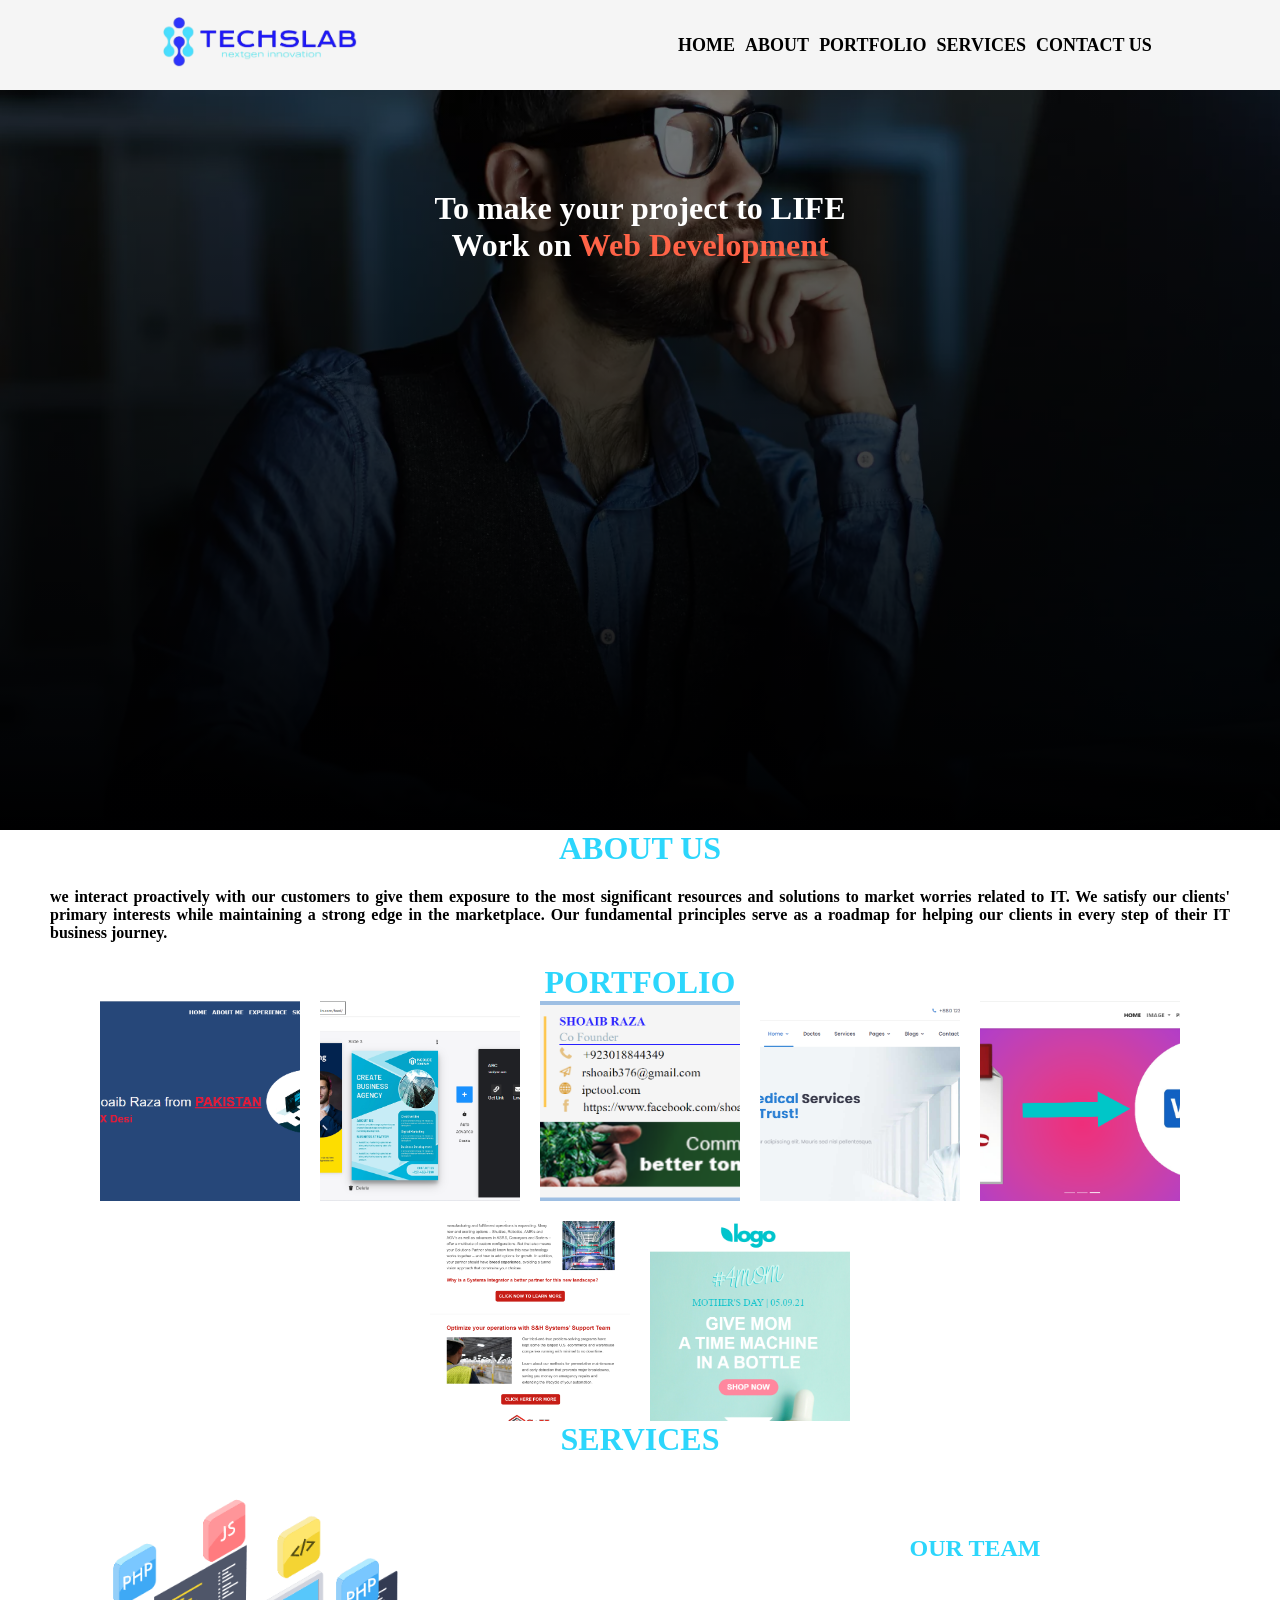
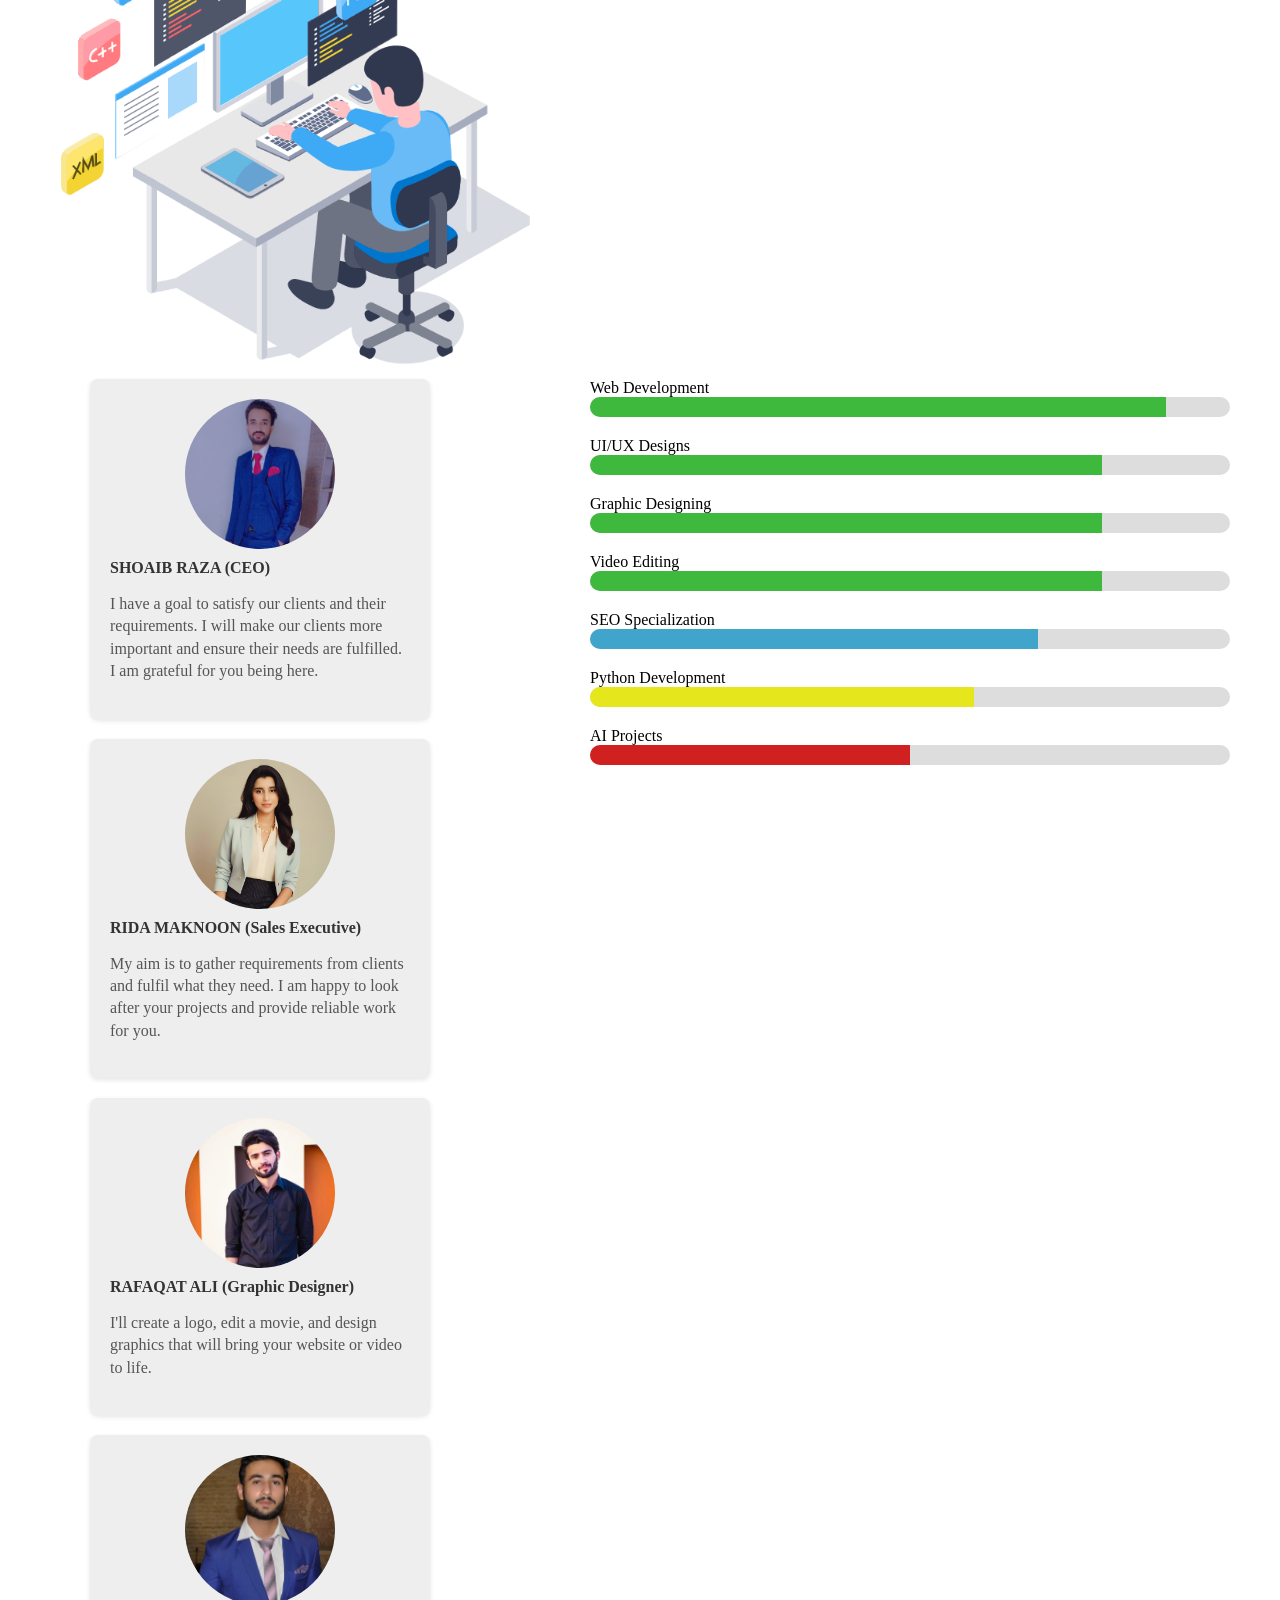
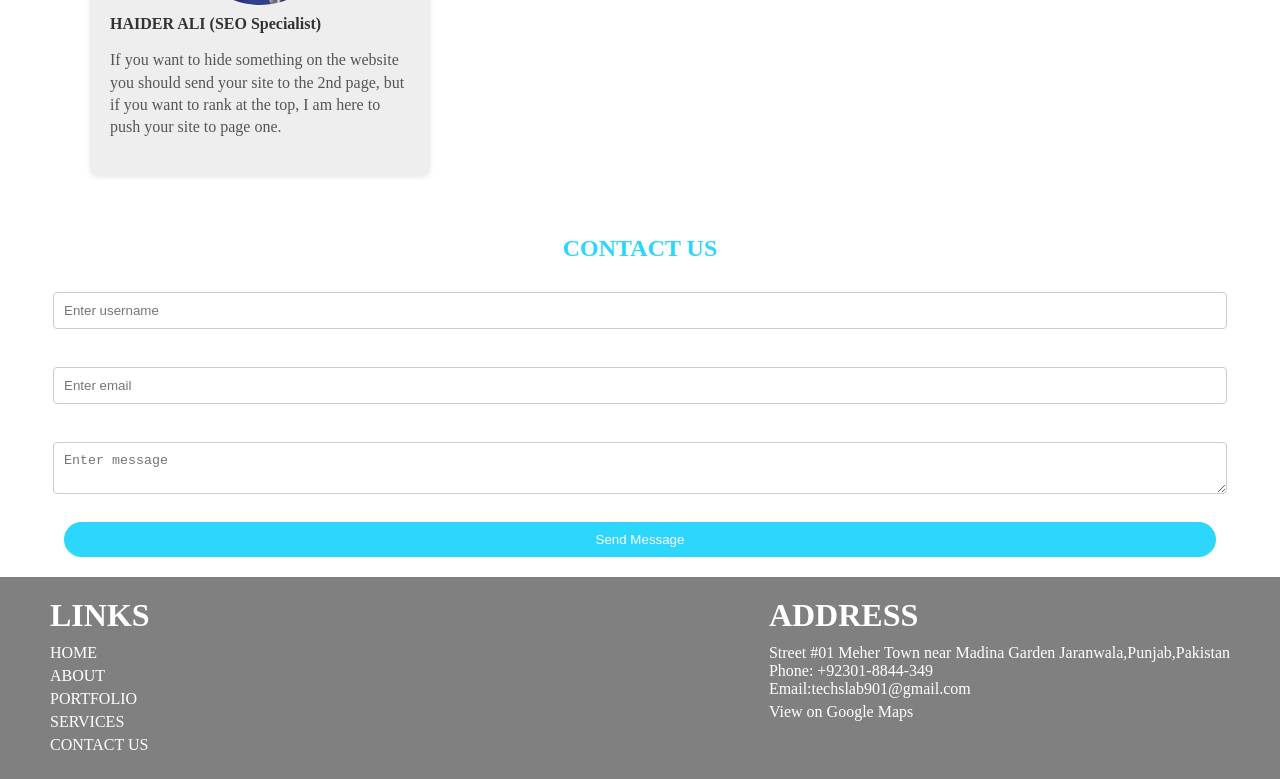
<file: index.html>
<!DOCTYPE html>
<html lang="en">

<head>
    <meta charset="UTF-8">
    <meta name="viewport" content="width=device-width, initial-scale=1.0">
    <title>Techslab IT Solutions</title>
    <link rel="stylesheet" href="./style.css">
    <link rel="icon" type="image/x-icon" href="./Assets/ICON.jpg">
</head>

<body style="margin: 0px;">
    <div class="navbar">

        <h2><img src="./Assets/Techslab.jpg" alt="techslab" height="50"></h2>

            <ul>
                <li><a href="#home">HOME</a></li>
                <li><a href="#content">ABOUT</a></li>
                <li><a href="#portfolio">PORTFOLIO</a></li>
                <li><a href="#services">SERVICES</a></li>
                <li><a href="#team-section">CONTACT US</a></li>
            </ul>
    </div>
    <div class="content">
        <h1>To make your project to LIFE <br>Work on <span class="highlight">Web Development</span></h1>
    </div>
    <div class="About">
        <h1>ABOUT US</h1>
        <div class="p">
            <h4>we interact proactively with our customers to give them exposure to the most significant resources and
                solutions to market worries related to IT. We satisfy our clients' primary interests while maintaining a
                strong edge in the marketplace. Our fundamental principles serve as a roadmap for helping our clients in
                every step of their IT business journey.</h4>
        </div>
    </div>
    <div class="Portfolio">
        <h1>PORTFOLIO</h1>
    </div>
    <div class="Images">
        <img src="./Assets/Portfolio_1.jpg" alt="pic#1" height="200" width="200">
        <img src="./Assets/Portfolio_2.jpg" alt="pic#2" height="200" width="200">
        <img src="./Assets/Portfolio_3.jpg" alt="pic#3" height="200" width="200">
        <img src="./Assets/Portfolio_4.jpg" alt="pic#4" height="200" width="200">
        <img src="./Assets/Portfolio_5.jpg" alt="pic#5" height="200" width="200">
        <img src="./Assets/Portfolio_6.jpg" alt="pic#6" height="200" width="200">
        <img src="./Assets/Portfolio_7.jpg" alt="pic#7" height="200" width="200">
    </div>
    <h1 class="services">SERVICES</h1>
    <div class="services">
        <div class="left"><img src="./Assets/Services.gif" alt="services_GIF"></div>
    </div>

    <section class="SKILLS">

        <div class="right">
            <span>Web Development</span>
            <div class="progress">
                <div class="bar1" style="width:90%"></div>
            </div>
            <span>UI/UX Designs</span>
            <div class="progress">
                <div class="bar1" style="width:80%"></div>
            </div>
            <span>Graphic Designing</span>
            <div class="progress">
                <div class="bar1" style="width:80%"></div>
            </div>
            <span>Video Editing</span>
            <div class="progress">
                <div class="bar1" style="width:80%"></div>
            </div>
            <span>SEO Specialization</span>
            <div class="progress">
                <div class="bar2" style="width:70%"></div>
            </div>
            <span>Python Development</span>
            <div class="progress">
                <div class="bar3" style="width:60%"></div>
            </div>
            <span>AI Projects</span>
            <div class="progress">
                <div class="bar4" style="width:50%"></div>
            </div>
        </div>
    </section>


    <br><br>

    <section class="team-section">
        <h1 class="team-section">OUR TEAM</h1>
        <div class="cards">
            <div class="card">
                <img src="./Assets/Team1.jpg" alt="Pic1">
                <h4>SHOAIB RAZA (CEO)</h4>
                <p>I have a goal to satisfy our clients and their requirements. I will make our clients more important
                    and ensure their needs are fulfilled. I am grateful for you being here.</p>
            </div>

            <div class="card">
                <img src="./Assets/Team2.jpg" alt="Pic2">
                <h4>RIDA MAKNOON (Sales Executive)</h4>
                <p>My aim is to gather requirements from clients and fulfil what they need. I am happy to look after
                    your projects and provide reliable work for you.</p>
            </div>

            <div class="card">
                <img src="./Assets/Team3.jpg" alt="Pic3">
                <h4>RAFAQAT ALI (Graphic Designer)</h4>
                <p>I'll create a logo, edit a movie, and design graphics that will bring your website or video to life.
                </p>
            </div>

            <div class="card">
                <img src="./Assets/Team4.jpg" alt="Pic4">
                <h4>HAIDER ALI (SEO Specialist)</h4>
                <p>If you want to hide something on the website you should send your site to the 2nd page, but if you
                    want to rank at the top, I am here to push your site to page one.</p>
            </div>
        </div>
    </section>

    <section class="contact">
        <h1>CONTACT US</h1>

        <form>

            <input type="text" placeholder="Enter username">
            <br>
            <input type="email" placeholder="Enter email">
            <br>
            <textarea placeholder="Enter message"></textarea>
            <br>
            <button type="submit">Send Message</button>

        </form>
    </section>

<footer>

    <div class="footer">
        <h1>LINKS</h1>
        <ul>
            <li><a href="#home">HOME</a></li>
            <li><a href="#about">ABOUT</a></li>
            <li><a href="#portfolio">PORTFOLIO</a></li>
            <li><a href="#services">SERVICES</a></li>
            <li><a href="#contact">CONTACT US</a></li>
        </ul>
    </div>

    <!-- ADD CLASS HERE -->
    <div class="address-box">

        <h1>ADDRESS</h1>

        <div class="address">
            <p>
                Street #01 Meher Town near Madina Garden Jaranwala,Punjab,Pakistan
                <br>Phone: +92301-8844-349
                <br>Email:techslab901@gmail.com
            </p>

            <a href="#" target="_blank">View on Google Maps</a>

        </div>

    </div>

</footer>

</body>

</html>
</file>
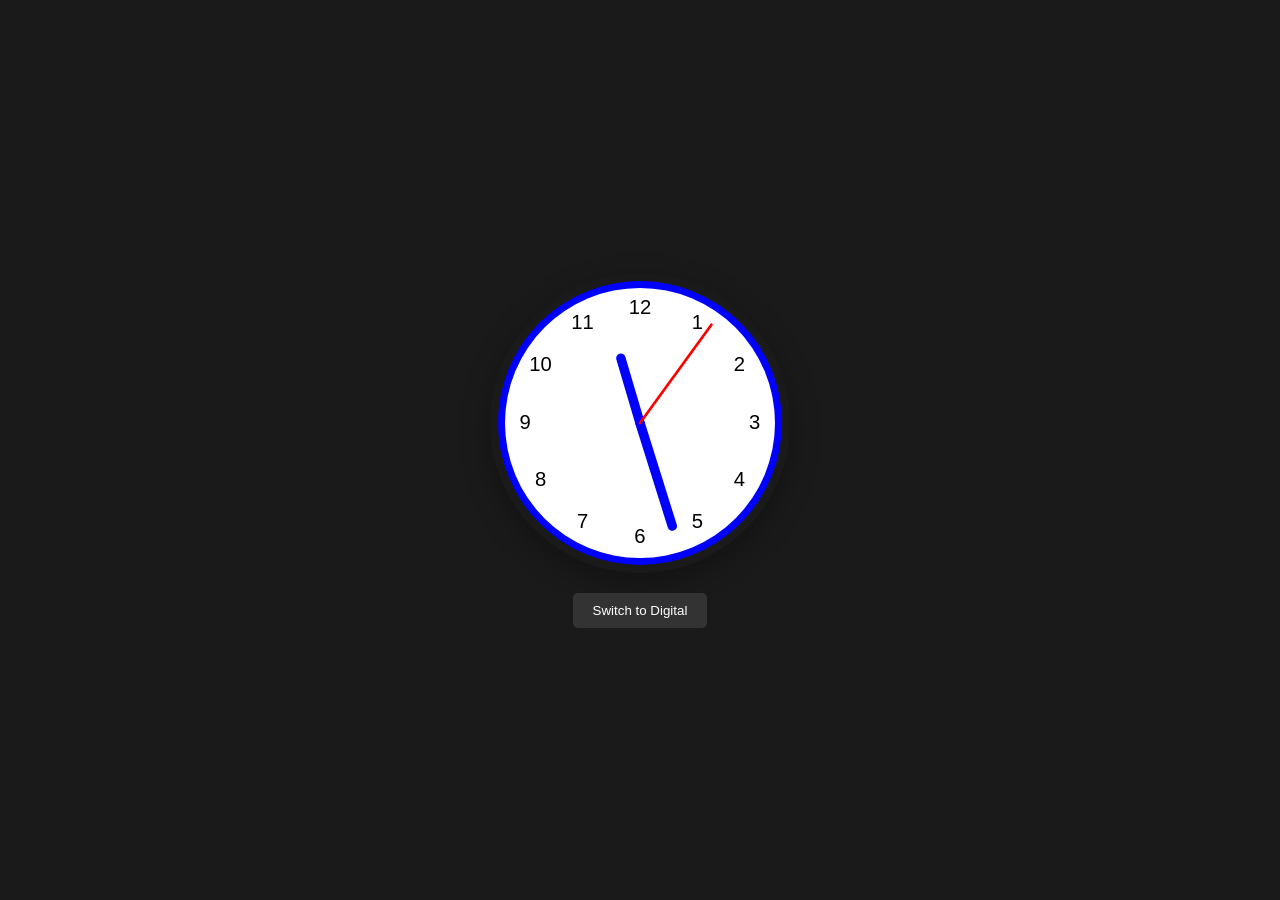
<file: Clock/index.html>
<!DOCTYPE html>
<html lang="en">

<head>
    <meta charset="UTF-8">
    <meta name="viewport" content="width=device-width, initial-scale=1.0">
    <title>Clock Project</title>
    <link rel="stylesheet" href="style.css">
</head>

<body>

    <div id="clock-container">
        <canvas id="canvas" width="300" height="300"></canvas>

        <div id="digital-clock" style="display: none;">00:00:00</div>
    </div>

    <button id="toggle-btn">Switch to Digital</button>
    <script src="script.js"></script>

</body>

</html>
</file>
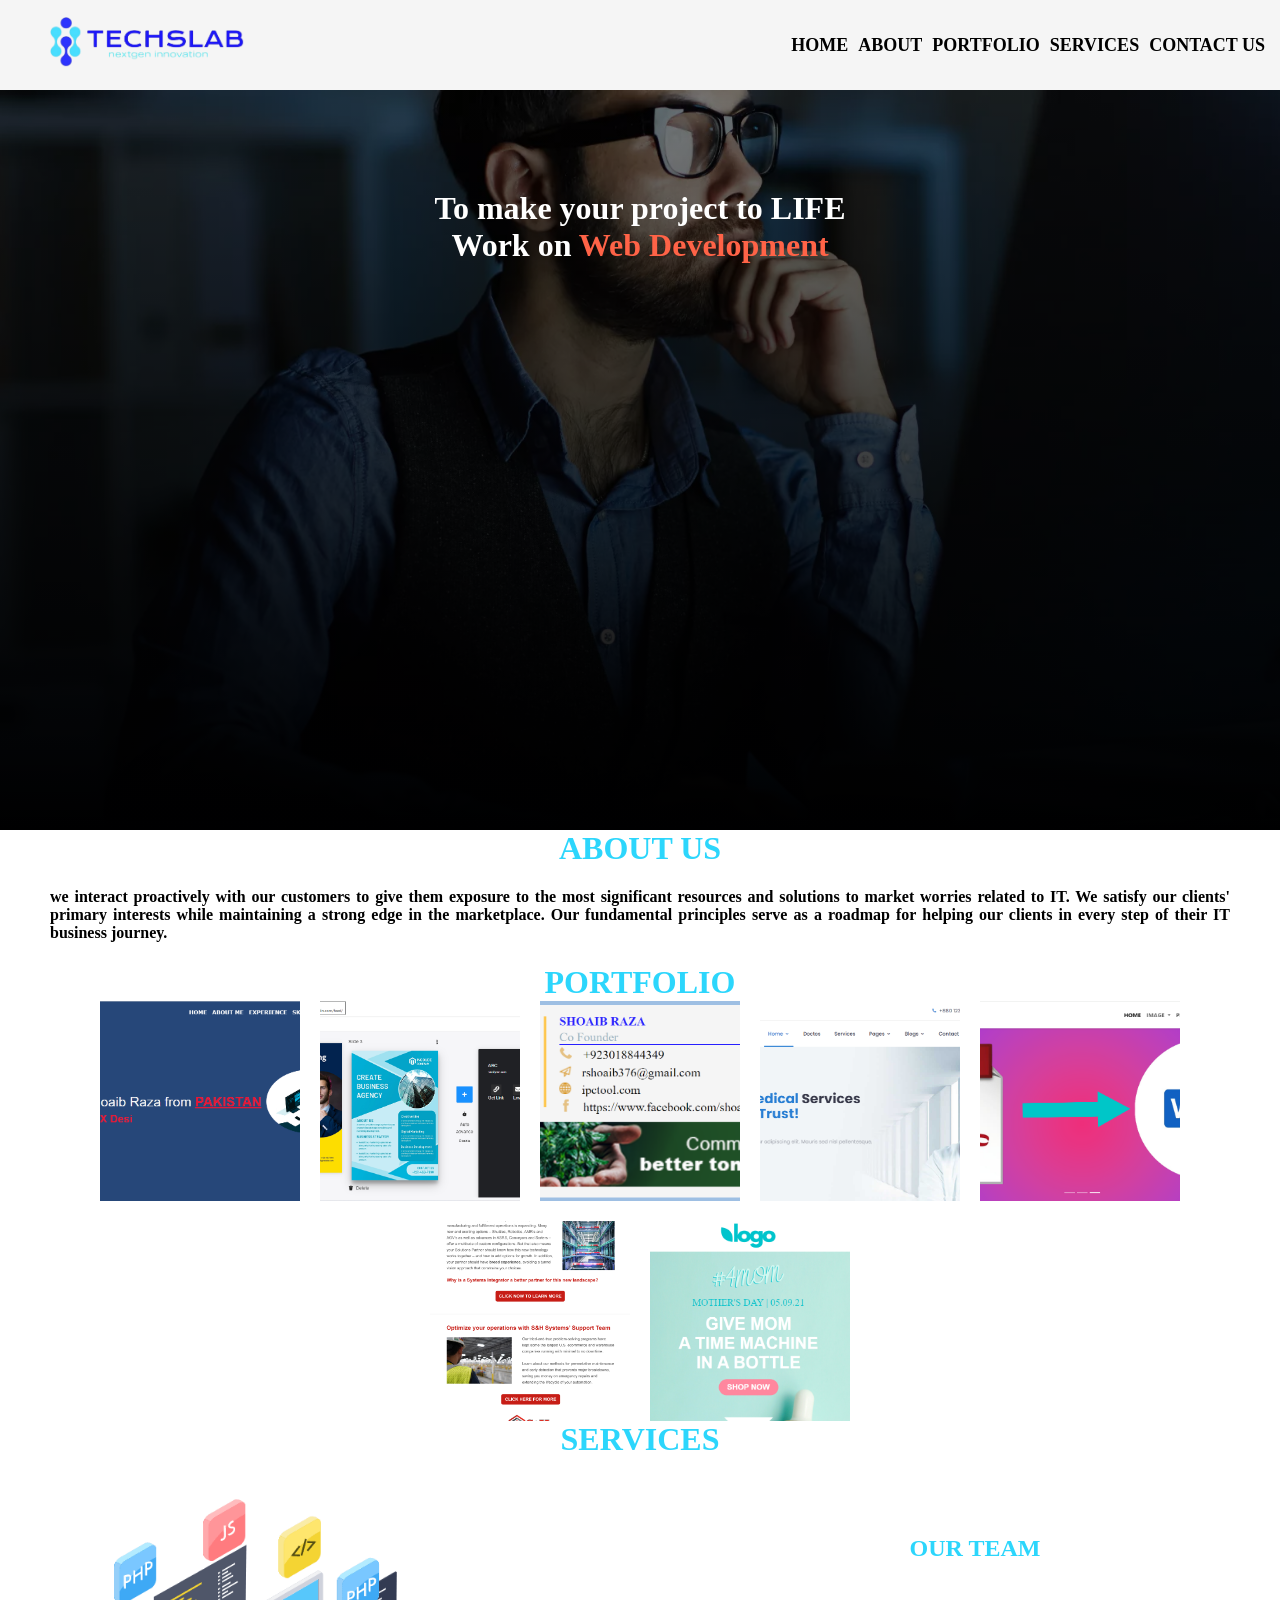
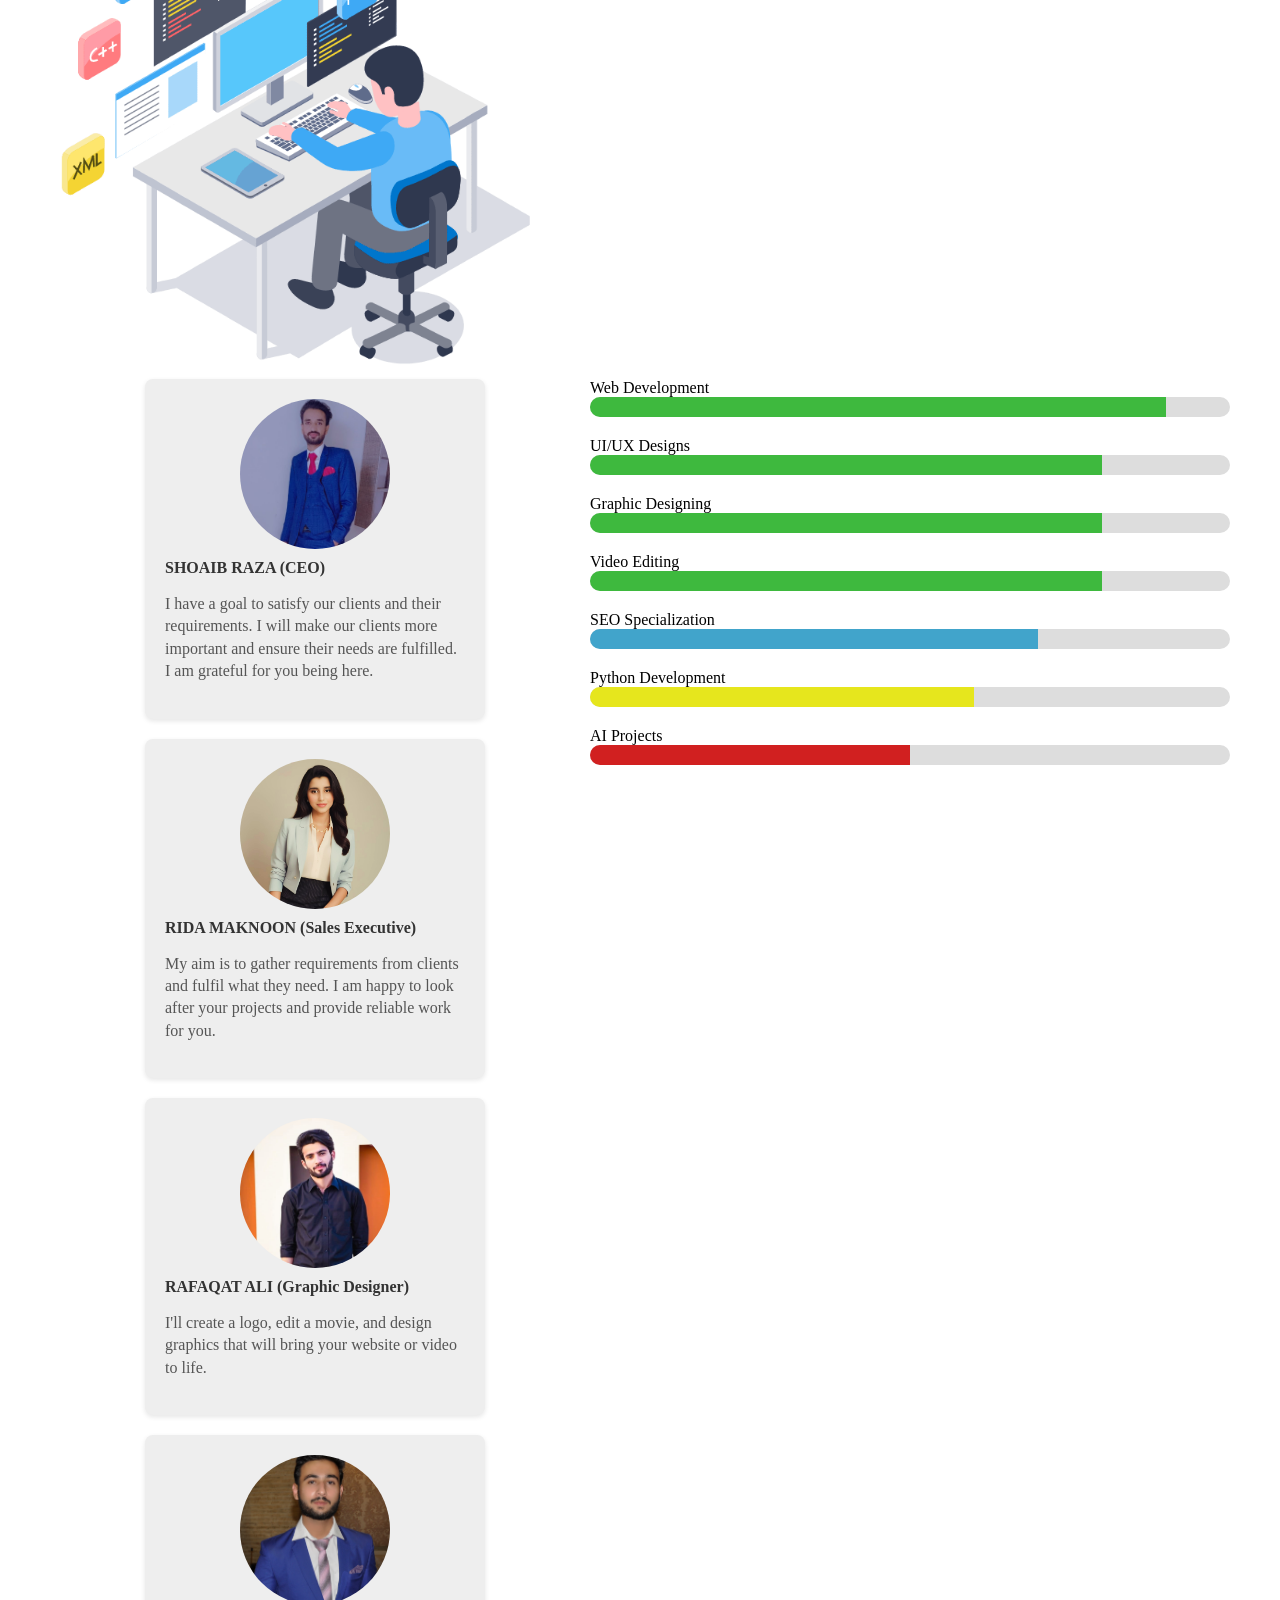
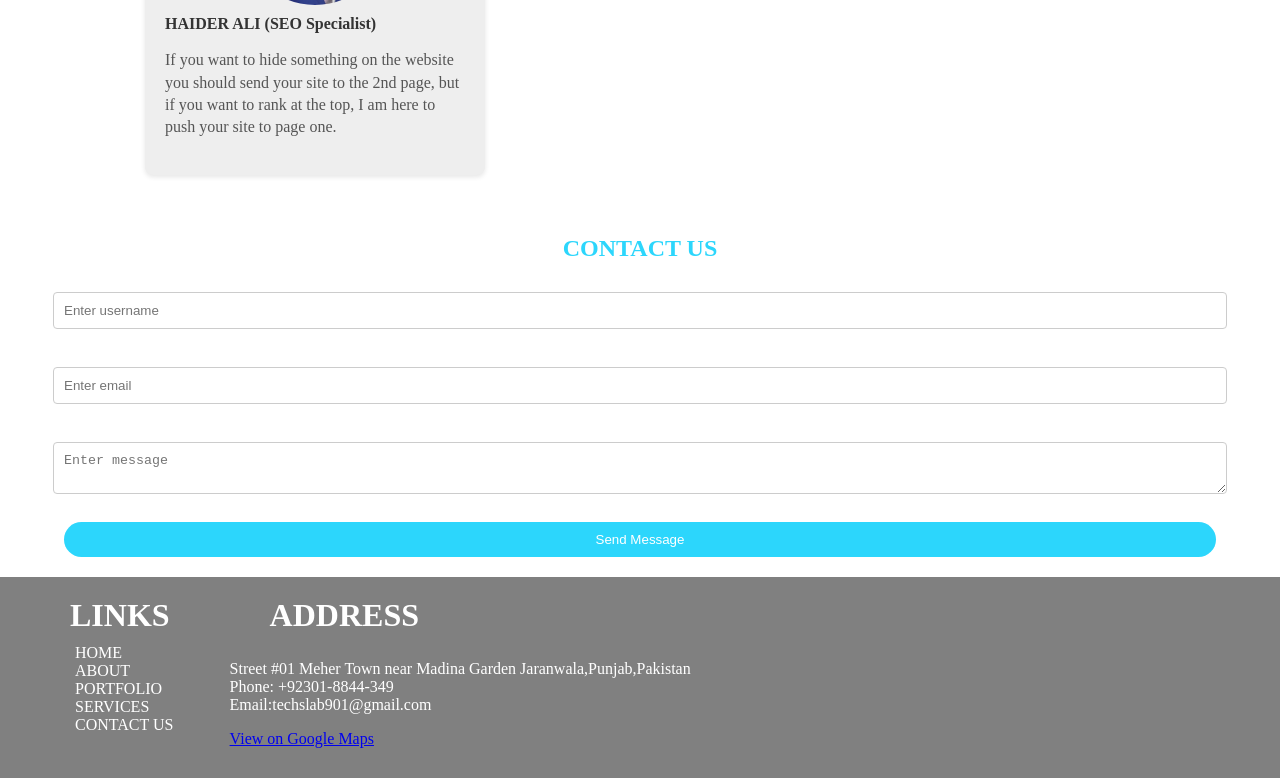
<file: Desktop/Weekend Project/index.html>
<!DOCTYPE html>
<html lang="en">
<head>
    <meta charset="UTF-8">
    <meta name="viewport" content="width=device-width, initial-scale=1.0">
    <title>Techslab IT Solutions</title>
    <link rel="stylesheet" href="./style.css">
    <link rel="icon" type="image/x-icon" href="./Assets/ICON.jpg">
</head>
<body style="margin: 0px;">
    <div class="navbar">
        
            <h2><img src="./Assets/Techslab.jpg" alt="techslab" height="50"></h2>
       
                <ul>
                    <li><a href="#">HOME</a></li>
                    <li><a href="#">ABOUT</a></li>
                    <li><a href="#">PORTFOLIO</a></li>
                    <li><a href="#">SERVICES</a></li>
                    <li><a href="#">CONTACT US</a></li>
                </ul>
        </div>
        <div class="content">
            <h1>To make your project to LIFE <br>Work on <span class="highlight">Web Development</span></h1>
        </div>
        <div class="About"><h1>ABOUT US</h1>
        <div class="p">
            <h4>we interact proactively with our customers to give them exposure to the most significant resources and solutions to market worries related to IT. We satisfy our clients' primary interests while maintaining a strong edge in the marketplace. Our fundamental principles serve as a roadmap for helping our clients in every step of their IT business journey.</h4>
        </div>
        </div>
            <div class="Portfolio">
        <h1>PORTFOLIO</h1>
    </div>
            <div class="Images">
                <img src="./Assets/Portfolio_1.jpg" alt="pic#1" height= "200" width="200">
                <img src="./Assets/Portfolio_2.jpg" alt="pic#2" height= "200" width="200">
                <img src="./Assets/Portfolio_3.jpg" alt="pic#3" height= "200" width="200">
                <img src="./Assets/Portfolio_4.jpg" alt="pic#4" height= "200" width="200">
                <img src="./Assets/Portfolio_5.jpg" alt="pic#5" height= "200" width="200">
                <img src="./Assets/Portfolio_6.jpg" alt="pic#6" height= "200" width="200">
                <img src="./Assets/Portfolio_7.jpg" alt="pic#7" height= "200" width="200">
            </div>
    <h1 class="services">SERVICES</h1>
    <div class="services">
        <div class="left"><img src="./Assets/Services.gif" alt="services_GIF"></div>
    </div>
    
    <section class="SKILLS">

    <div class="right">
        <span>Web Development</span>
        <div class="progress">
            <div class="bar1" style="width:90%"></div>
        </div>
        <span>UI/UX Designs</span>
        <div class="progress">
            <div class="bar1" style="width:80%"></div>
        </div>
        <span>Graphic Designing</span>
        <div class="progress">
            <div class="bar1" style="width:80%"></div>
        </div>
        <span>Video Editing</span>
        <div class="progress">
            <div class="bar1" style="width:80%"></div>
        </div>
        <span>SEO Specialization</span>
        <div class="progress">
            <div class="bar2" style="width:70%"></div>
        </div>
        <span>Python Development</span>
        <div class="progress">
            <div class="bar3" style="width:60%"></div>
        </div>
        <span>AI Projects</span>
        <div class="progress">
            <div class="bar4" style="width:50%"></div>
        </div>
    </div>
</section>


<br><br>

<section class="team-section">
    <h1 class="team-section">OUR TEAM</h1>
    <div class="cards">
        <div class="card">
            <img src="./Assets/Team1.jpg" alt="Pic1">
            <h4>SHOAIB RAZA (CEO)</h4>
            <p>I have a goal to satisfy our clients and their requirements. I will make our clients more important and ensure their needs are fulfilled. I am grateful for you being here.</p>
        </div>

        <div class="card">
            <img src="./Assets/Team2.jpg" alt="Pic2">
            <h4>RIDA MAKNOON (Sales Executive)</h4>
            <p>My aim is to gather requirements from clients and fulfil what they need. I am happy to look after your projects and provide reliable work for you.</p>
        </div>

        <div class="card">
            <img src="./Assets/Team3.jpg" alt="Pic3">
            <h4>RAFAQAT ALI (Graphic Designer)</h4>
            <p>I'll create a logo, edit a movie, and design graphics that will bring your website or video to life.</p>
        </div>

        <div class="card">
            <img src="./Assets/Team4.jpg" alt="Pic4">
            <h4>HAIDER ALI (SEO Specialist)</h4>
            <p>If you want to hide something on the website you should send your site to the 2nd page, but if you want to rank at the top, I am here to push your site to page one.</p>
        </div>
    </div>
</section>

<section class="contact">
    <h1>CONTACT US</h1>

    <form>

        <input type="text" placeholder="Enter username">
        <br>
        <input type="email" placeholder="Enter email">
        <br>
        <textarea placeholder="Enter message"></textarea>
        <br>
        <button type="submit">Send Message</button>

    </form>
</section>

<footer>
    <div class="footer">
        <h1>LINKS</h1>
        <ul>
            <li><a href="#home">HOME</a></li>
            <li><a href="#about">ABOUT</a></li>
            <li><a href="#portfolio">PORTFOLIO</a></li>
            <li><a href="#services">SERVICES</a></li>
            <li><a href="#contact">CONTACT US</a></li>
        </ul>
    </div>
    <div>
        <h1>ADDRESS</h1>
        <div class="address">
            <p>Street #01 Meher Town near Madina Garden Jaranwala,Punjab,Pakistan <br>Phone: +92301-8844-349 <br>Email:techslab901@gmail.com</p>
            <a href="https://www.google.com/maps/place/31%C2%B019'46.2%22N+73%C2%B026'18.3%22E/@31.330168,73.438615,2866m/data=!3m1!1e3!4m4!3m3!8m2!3d31.3295!4d73.4384167?hl=en&entry=ttu&g_ep=EgoyMDI2MDIyNS4wIKXMDSoASAFQAw%3D%3D" target="_blank">View on Google Maps</a>
        </div>
</footer>

</body>
</html>
</file>
<file: style.css>
html, body {
    max-width: 100%;
    overflow-x: hidden;
}
html{
    scroll-behavior: smooth;
}
.navbar{
    position: sticky;
    top: 0;
    display: flex;
    justify-content: space-around;
    align-items: center;
    height: 10vh;
    background-color: whitesmoke;
}
.navbar img{
    margin-left: 50px;
}
.navbar ul{
    float: left;
    margin-left: 50px;
    margin-right: 10px;
    display: flex;
    list-style: none;
}
.navbar ul li{
    margin: 5px;
    font-weight: bold;
}
.navbar ul li a{
    text-decoration: none;
    color: black;
    font-size: 18px;
}
.navbar ul li a:hover{
    color: rgb(44, 214, 252);
}
.content{
    background: linear-gradient(rgba(0, 0, 0, 0.5),rgb(0, 0, 0.7)), url("./Assets/web BG.jpg");
    background-size: cover;
    background-repeat: no-repeat;
    background-position: center;
    text-align: center;
    height: 60vh;
    padding: 100px;
    color: white;
}
.content h1{
    margin-top: 0px;
    margin-bottom: 0px;
}
.highlight{
    color: tomato;
}
.About{
    text-align: center;
    margin-top: 0px;
    color: rgb(44, 214, 252);
}
.About h1{
    margin-top: 0px;
    margin-bottom: 0px;
}
.About .p{
    margin: 0px 50px;
    text-align: justify;
    color: black;
}
.Portfolio{
    text-align: center;
    margin-top: 0px;
    color: rgb(44, 214, 252);
}
.Portfolio h1{
    margin-top: 0px;
    margin-bottom: 0px;
}
.Images{
    display: flex;
    flex-wrap: wrap;
    justify-content: center;
    gap: 20px;
    margin: 0px 50px;
} 
.Images img{
    width: 200px;
    height: 200px;
    object-fit: cover;
}
.portfolio img{
    transform: scale(1.1);      
    transition: all 0.5s ease; 
}

.portfolio img:hover{
    transform: scale(1);        
}
.services{
    text-align: center;
    margin-top: 0px;
    color: rgb(44, 214, 252);
}
.services h1{
    display: flex;
    justify-content: space-between;
    align-items: center;
    padding: 50px;
}
.left img{
    height: 500px;
    margin: 0px 50px;
    float: left;
}

.right{
    margin: 0px 50px;
    width: 50%;
    float: right;
}
.clear{
    clear: both;
}

.progress{
    width: 100%;
    height: 20px;
    background: #ddd;
    margin-bottom: 20px;
    border-radius: 20px;
    overflow: hidden;
}

.bar1{
    height: 100%;
    background: rgb(62, 185, 62);
}
.bar2{
    height: 100%;
    background: rgb(65, 164, 203);
    width: 80%;
}
.bar3{
    height: 100%;
    background: rgb(230, 230, 29);
    width: 90%;
}
.bar4{
    height: 100%;
    background: rgb(209, 32, 32);
    width: 70%;
}
.team-section{
    width: 100%;
    margin: 0px 50px;
    text-align: center;
}
.team-section h1{
    color: rgb(44, 214, 252);
    margin: 0;
    padding: 20px;
}

.cards{
    display: flex;
    flex-wrap: wrap;
    flex: end;
    justify-content: space-between;
    gap: 20px;
    margin: 60px 40px;
}

.cards .card{
    background: #eee;
    border-radius: 8px;
    padding: 20px;
    width: 300px;
    text-align: left;
    box-shadow: 0 2px 5px rgba(0,0,0,0.1);
}

.cards .card img{
    display: block;
    margin: 0 auto 10px;
    width: 150px;
    height: 150px;
    object-fit: cover;
    border-radius: 50%;
}

.cards .card h4{
    color: #333;
    margin: 10px 0;
}
.cards .card p{
    color: #555;
    line-height: 1.4;
}
.contact h1{
    text-align: center;
    color: rgb(44, 214, 252);
    margin-top: 0px;
    margin-bottom: 0px;
}
.contact form{
    display: flex;
    flex-direction: column;
    align-items: center;
    margin: 20px 0px;
}
.contact form input, .contact form textarea{
    width: 90%;
    padding: 10px;
    margin: 10px 0px;
    border: 1px solid #ccc;
    border-radius: 4px;
}
.contact form button{
    padding: 10px 20px;
    background-color: rgb(44, 214, 252);
    color: white;
    border: none;
    border-radius: 50px;
    cursor: pointer;
    width: 90%;
}
.contact form button:hover{
    background-color: rgb(25, 124, 137);
}
/* FOOTER MAIN */
footer{
    background: gray;
    padding: 20px 50px;
    display: flex;
    justify-content: space-between;
    align-items: flex-start;
    flex-wrap: wrap;
}

/* HEADINGS */
footer h1{
    color: white;
    margin: 0 0 10px 0;
}

/* LINKS SECTION */
.footer{
    text-align: left;
}

.footer ul{
    list-style: none;
    padding: 0;
    margin: 0;
}

.footer ul li{
    margin: 5px 0;
}

.footer ul li a{
    text-decoration: none;
    color: white;
}

.footer ul li a:hover{
    color: rgb(44, 214, 252);
}

.address-box{
    text-align: left;
}

.address{
    color: white;
}

.address p{
    margin: 5px 0;
}

.address a{
    color: white;
    text-decoration: none;
}

.address a:hover{
    color: rgb(44, 214, 252);
}
@media screen and (max-width:500px) {
    nav{
        flex-direction: column;
        height: 30vh;
    }
    
}
</file>
<file: Clock/style.css>
*{
    margin: 0;
    padding: 0;
    box-sizing: border-box;
}
body{

    background: #1a1a1a; /* Dark background */
    flex-direction: column; /* Clock aur Button ko oopar neeche karne ke liye */
    display: flex;
    justify-content: center;
    align-items: center;
    height: 100vh;
    font-family: 'Poppins', sans-serif;
    /* background: radial-gradient(circle, lightgray 0% , whitesmoke 40%, darkgray 100%); */
}
#clock-container{
    height: 300px;
    width: 300px;
    display: flex;
    justify-content: center;
    align-items: center;
    padding: 30px;
    border-radius: 50%;
    box-shadow: 0 10px 30px rgba(0,0,0,0.3);
}
canvas{
    height: 300px;
    width: 300px;
}
#digital-clock {
    display: none;
    font-size: 60px;
    font-family: 'Courier New', Courier, monospace;
    font-weight: bold;
    color: #0ff; /* Cyan color */
    background: #000; /* Black background for contrast */
    padding: 20px 40px;
    border-radius: 15px;
    border: 4px solid #0ff;
    
    /* Yeh hai আসল magic: Glow effect! */
    box-shadow: 0 0 15px #0ff, inset 0 0 15px #0ff;
    text-shadow: 0 0 10px #0ff, 0 0 20px #0ff;
    
    margin-bottom: 20px;
    transition: all 0.5s ease;
}

#toggle-btn {
    margin-top: 20px;
    padding: 10px 20px;
    cursor: pointer;
    background-color: #333;
    color: white;
    border: none;
    border-radius: 5px;
    transition: 0.3s;
}

#toggle-btn:hover {
    background-color: blue;
}
@media (max-width: 600px) {

  #clock-container {
    width: 250px;
    height: 250px;
    padding: 20px;
  }

  canvas {
    width: 250px;
    height: 250px;
  }

  #digital-clock {
    font-size: 35px;
    padding: 15px 20px;
  }

  #toggle-btn {
    width: 90%;
    font-size: 14px;
    padding: 10px;
  }

}
</file>
<file: Desktop/Weekend Project/style.css>
.navbar{
    position: sticky;
    top: 0;
    display: flex;
    justify-content: space-between;
    align-items: center;
    height: 10vh;
    background-color: whitesmoke;
}
.navbar img{
    margin-left: 50px;
}
.navbar ul{
    float: left;
    margin-left: 50px;
    margin-right: 10px;
    display: flex;
    list-style: none;
}
.navbar ul li{
    margin: 5px;
    font-weight: bold;
}
.navbar ul li a{
    text-decoration: none;
    color: black;
    font-size: 18px;
}
.navbar ul li a:hover{
    color: rgb(44, 214, 252);
}
.content{
    background: linear-gradient(rgba(0, 0, 0, 0.5),rgb(0, 0, 0.7)), url("./Assets/web BG.jpg");
    background-size: cover;
    background-repeat: no-repeat;
    background-position: center;
    text-align: center;
    height: 60vh;
    padding: 100px;
    color: white;
}
.content h1{
    margin-top: 0px;
    margin-bottom: 0px;
}
.highlight{
    color: tomato;
}
.About{
    text-align: center;
    margin-top: 0px;
    color: rgb(44, 214, 252);
}
.About h1{
    margin-top: 0px;
    margin-bottom: 0px;
}
.About .p{
    margin: 0px 50px;
    text-align: justify;
    color: black;
}
.Portfolio{
    text-align: center;
    margin-top: 0px;
    color: rgb(44, 214, 252);
}
.Portfolio h1{
    margin-top: 0px;
    margin-bottom: 0px;
}
.Images{
    display: flex;
    flex-wrap: wrap;
    justify-content: center;
    gap: 20px;
    margin: 0px 50px;
} 
.Images img{
    width: 200px;
    height: 200px;
    object-fit: cover;
}
.portfolio img{
    transform: scale(1.1);      
    transition: all 0.5s ease; 
}

.portfolio img:hover{
    transform: scale(1);        
}
.services{
    text-align: center;
    margin-top: 0px;
    color: rgb(44, 214, 252);
}
.services h1{
    display: flex;
    justify-content: space-between;
    align-items: center;
    padding: 50px;
}
.left img{
    height: 500px;
    margin: 0px 50px;
    float: left;
}

.right{
    margin: 0px 50px;
    width: 50%;
    float: right;
}
.clear{
    clear: both;
}

.progress{
    width: 100%;
    height: 20px;
    background: #ddd;
    margin-bottom: 20px;
    border-radius: 20px;
    overflow: hidden;
}

.bar1{
    height: 100%;
    background: rgb(62, 185, 62);
}
.bar2{
    height: 100%;
    background: rgb(65, 164, 203);
    width: 80%;
}
.bar3{
    height: 100%;
    background: rgb(230, 230, 29);
    width: 90%;
}
.bar4{
    height: 100%;
    background: rgb(209, 32, 32);
    width: 70%;
}
.team-section{
    width: 100%;
    margin: 0px 50px;
    text-align: center;
}
.team-section h1{
    color: rgb(44, 214, 252);
    margin: 0;
    padding: 20px;
}

.cards{
    display: flex;
    flex-wrap: wrap;
    justify-content: center;
    gap: 20px;
    margin: 60px 40px;
}

.cards .card{
    background: #eee;
    border-radius: 8px;
    padding: 20px;
    width: 300px;
    text-align: left;
    box-shadow: 0 2px 5px rgba(0,0,0,0.1);
}

.cards .card img{
    display: block;
    margin: 0 auto 10px;
    width: 150px;
    height: 150px;
    object-fit: cover;
    border-radius: 50%;
}

.cards .card h4{
    color: #333;
    margin: 10px 0;
}
.cards .card p{
    color: #555;
    line-height: 1.4;
}
.contact h1{
    text-align: center;
    color: rgb(44, 214, 252);
    margin-top: 0px;
    margin-bottom: 0px;
}
.contact form{
    display: flex;
    flex-direction: column;
    align-items: center;
    margin: 20px 0px;
}
.contact form input, .contact form textarea{
    width: 90%;
    padding: 10px;
    margin: 10px 0px;
    border: 1px solid #ccc;
    border-radius: 4px;
}
.contact form button{
    padding: 10px 20px;
    background-color: rgb(44, 214, 252);
    color: white;
    border: none;
    border-radius: 50px;
    cursor: pointer;
    width: 90%;
}
.contact form button:hover{
    background-color: rgb(25, 124, 137);
}
footer{
    background-color: gray;
    padding: 20px;
    display: flex;
}
footer h1{
    color: white;
    margin: 0px 50px;
}
.footer ul{
    color: white;
    float: left;
    text-align: left;
    margin: 10px;
    list-style: none;
}
.footer ul li a{
    margin: 5px;
    text-decoration: none;
    color: white;
}
.footer ul li a:hover{
    color: rgb(44, 214, 252);
}
.address{
    color: white;
    float: right;
    text-align: left;
    margin: 10px;
}
</file>
